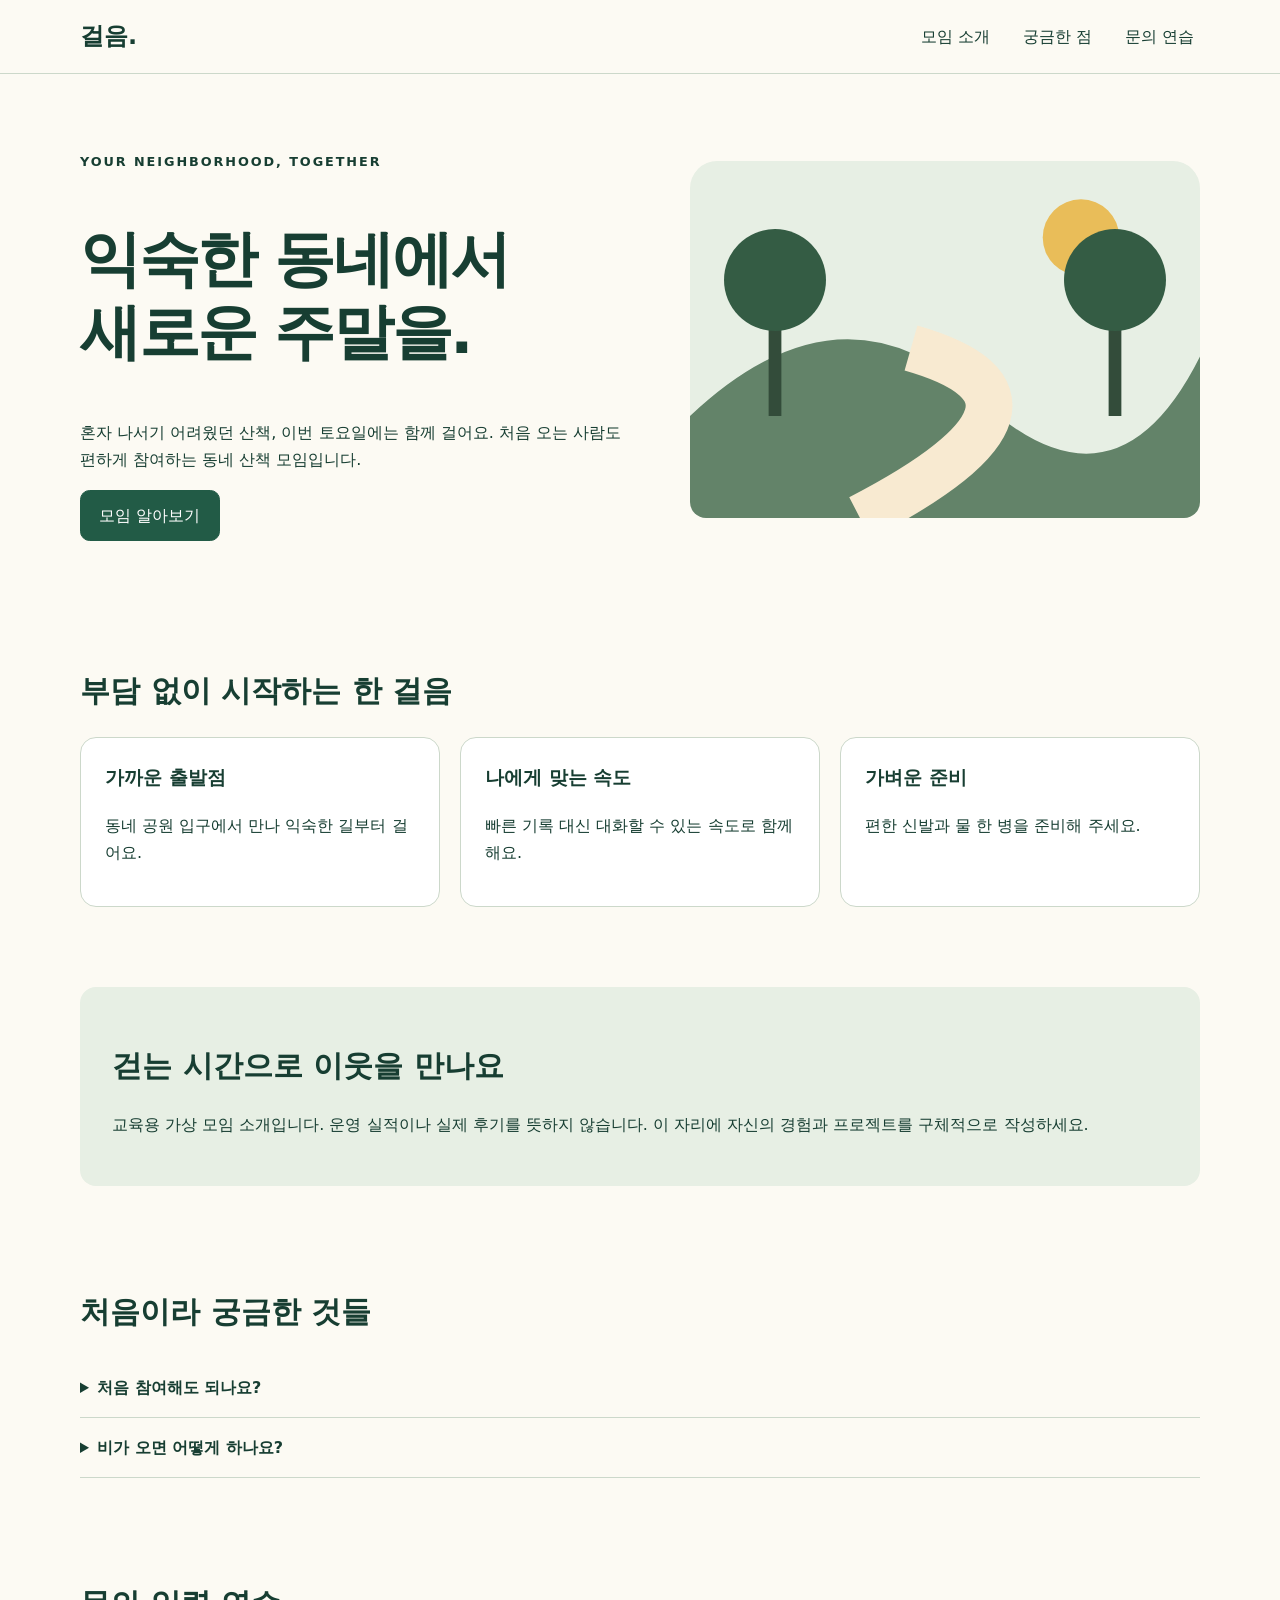
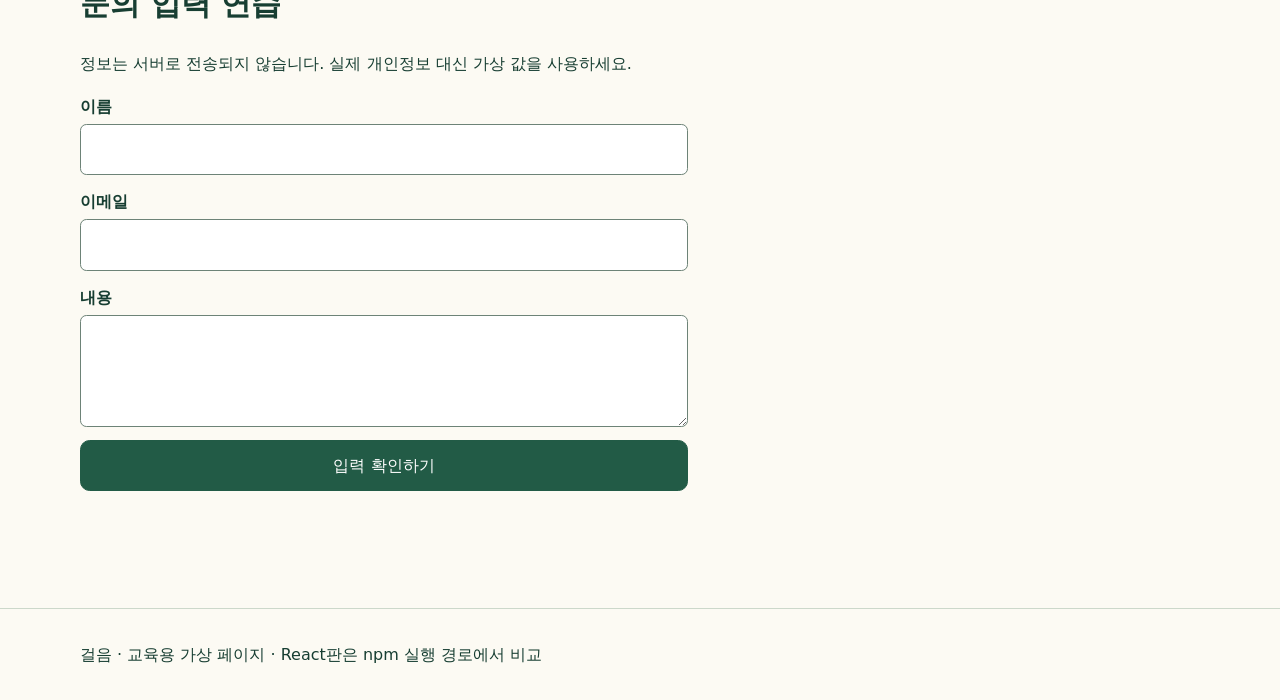
<file: reference-static/index.html>
<!doctype html>
<html lang="ko">
<head>
  <meta charset="UTF-8">
  <!-- 모바일 브라우저가 화면 폭을 기기 폭에 맞춰 읽게 합니다. -->
  <meta name="viewport" content="width=device-width, initial-scale=1.0">
  <title>걸음 · 함께 걷는 주말</title>
  <link rel="stylesheet" href="./tokens.css">
  <link rel="stylesheet" href="./layout.css">
</head>
<body>
  <header class="site-header"><div class="container header-row">
    <a class="brand" href="#home">걸음.</a>
    <button class="menu-button" id="menu-button" aria-expanded="false" aria-controls="navigation" type="button">메뉴</button>
    <nav id="navigation" aria-label="주요 메뉴"><a href="#features">모임 소개</a><a href="#faq">궁금한 점</a><a href="#contact">문의 연습</a></nav>
  </div></header>
  <main id="home" class="container">
    <!-- TODO: 방문자·약속·주요 행동을 본인 주제로 직접 씁니다. -->
    <section class="hero"><div><p class="eyebrow">YOUR NEIGHBORHOOD, TOGETHER</p><h1>익숙한 동네에서<br>새로운 주말을.</h1><p>혼자 나서기 어려웠던 산책, 이번 토요일에는 함께 걸어요. 처음 오는 사람도 편하게 참여하는 동네 산책 모임입니다.</p><a class="button" href="#contact">모임 알아보기</a></div><img src="./images/walk.svg" width="600" height="420" alt="나무 사이로 이어지는 산책길 삽화"></section>
    <section id="features"><h2>부담 없이 시작하는 한 걸음</h2><div class="cards"><article class="card"><h3>가까운 출발점</h3><p>동네 공원 입구에서 만나 익숙한 길부터 걸어요.</p></article><article class="card"><h3>나에게 맞는 속도</h3><p>빠른 기록 대신 대화할 수 있는 속도로 함께해요.</p></article><article class="card"><h3>가벼운 준비</h3><p>편한 신발과 물 한 병을 준비해 주세요.</p></article></div></section>
    <section><div class="about"><h2>걷는 시간으로 이웃을 만나요</h2><p>교육용 가상 모임 소개입니다. 운영 실적이나 실제 후기를 뜻하지 않습니다. 이 자리에 자신의 경험과 프로젝트를 구체적으로 작성하세요.</p></div></section>
    <section id="faq"><h2>처음이라 궁금한 것들</h2><details><summary>처음 참여해도 되나요?</summary><p>네, 처음 오는 분을 기준으로 출발 장소와 준비물을 안내합니다.</p></details><details><summary>비가 오면 어떻게 하나요?</summary><p>실제 운영 시 별도 공지가 필요합니다. 이 페이지는 교육용 예제입니다.</p></details></section>
    <section id="contact"><h2>문의 입력 연습</h2><p>정보는 서버로 전송되지 않습니다. 실제 개인정보 대신 가상 값을 사용하세요.</p><form id="contact-form" novalidate><label for="name">이름<input id="name" name="name" autocomplete="off"></label><label for="email">이메일<input id="email" name="email" type="email" autocomplete="off"></label><label for="message">내용<textarea id="message" name="message"></textarea></label><button type="submit">입력 확인하기</button><p id="form-status" class="message" role="status" aria-live="polite"></p></form></section>
  </main>
  <footer><div class="container">걸음 · 교육용 가상 페이지 · React판은 npm 실행 경로에서 비교</div></footer>
  <script src="./vanilla.js"></script>
</body></html>
</file>
<file: reference-static/tokens.css>
/* 색 이름을 한 곳에 모으면 전체 화면의 규칙을 일관되게 고칠 수 있습니다. */
:root { --ink:#173e32; --paper:#fcfaf3; --accent:#225b46; --line:#ccd8ca; --space:1.25rem; }
</file>
<file: reference-static/layout.css>
/* 별표는 모든 요소를 선택합니다. 폭 계산에 안쪽 여백과 테두리를 포함합니다. */
* { box-sizing:border-box; }
html { scroll-behavior:smooth; }
body { margin:0; color:var(--ink); background:var(--paper); font-family:system-ui,sans-serif; line-height:1.7; }
a { color:inherit; } button,input,textarea { font:inherit; }
button,a,input,textarea { touch-action:manipulation; }
:focus-visible { outline:3px solid #a4540b; outline-offset:4px; }
.container { width:min(100% - 2rem,70rem); margin-inline:auto; }
.site-header { border-bottom:1px solid var(--line); padding-block:1rem; }
.header-row,nav { display:flex; align-items:center; gap:1.25rem; justify-content:space-between; }
.brand { font-size:1.5rem; font-weight:800; text-decoration:none; }
.menu-button { display:none; }
nav a { text-decoration:none; padding:.4rem; }
.hero { display:grid; grid-template-columns:1.1fr 1fr; align-items:center; gap:3rem; padding-block:4rem; }
h1 { font-size:clamp(2rem,5vw,3.8rem); line-height:1.2; letter-spacing:-.04em; overflow-wrap:anywhere; }
h2 { font-size:1.9rem; line-height:1.35; }
h1,h2,h3 { word-break:keep-all; overflow-wrap:anywhere; }
.eyebrow { letter-spacing:.15em; font-size:.8rem; font-weight:800; }
.button,button { border:1px solid var(--accent); border-radius:.6rem; background:var(--accent); color:white; padding:.7rem 1.15rem; cursor:pointer; }
.button { display:inline-block; text-decoration:none; }
img { display:block; max-width:100%; height:auto; border-radius:1rem; }
section { padding-block:2.5rem; scroll-margin-top:1rem; }
.cards { display:grid; grid-template-columns:repeat(3,minmax(0,1fr)); gap:var(--space); }
.card { padding:1.5rem; border:1px solid var(--line); border-radius:1rem; min-width:0; overflow-wrap:anywhere; background:#fff; }
.card h3 { margin-top:0; }
details,.faq-item { border-bottom:1px solid var(--line); padding:1rem 0; }
summary { cursor:pointer; font-weight:700; }
.faq-toggle { width:100%; text-align:left; background:transparent; color:var(--ink); }
.about { background:#e7efe4; padding:2rem; border-radius:1rem; }
form { display:grid; gap:.8rem; max-width:38rem; }
label { display:grid; gap:.25rem; font-weight:650; }
input,textarea { width:100%; min-width:0; padding:.7rem; border:1px solid #6d8377; border-radius:.4rem; background:white; }
textarea { min-height:7rem; } .message { min-height:2rem; font-weight:700; }
footer { border-top:1px solid var(--line); padding-block:2rem; }
/* 좁은 화면에서는 열을 하나로 줄입니다. 글자를 숨기지 않습니다. */
@media(max-width:700px) {
 .hero,.cards { grid-template-columns:1fr; gap:1.5rem; }
 .hero { padding-block:2rem; }
 .header-row { flex-wrap:wrap; }
 .menu-button { display:block; }
 nav { display:none; width:100%; flex-direction:column; align-items:stretch; }
 nav.is-open { display:flex; }
}
@media(prefers-reduced-motion:reduce) { html { scroll-behavior:auto; } }
</file>
